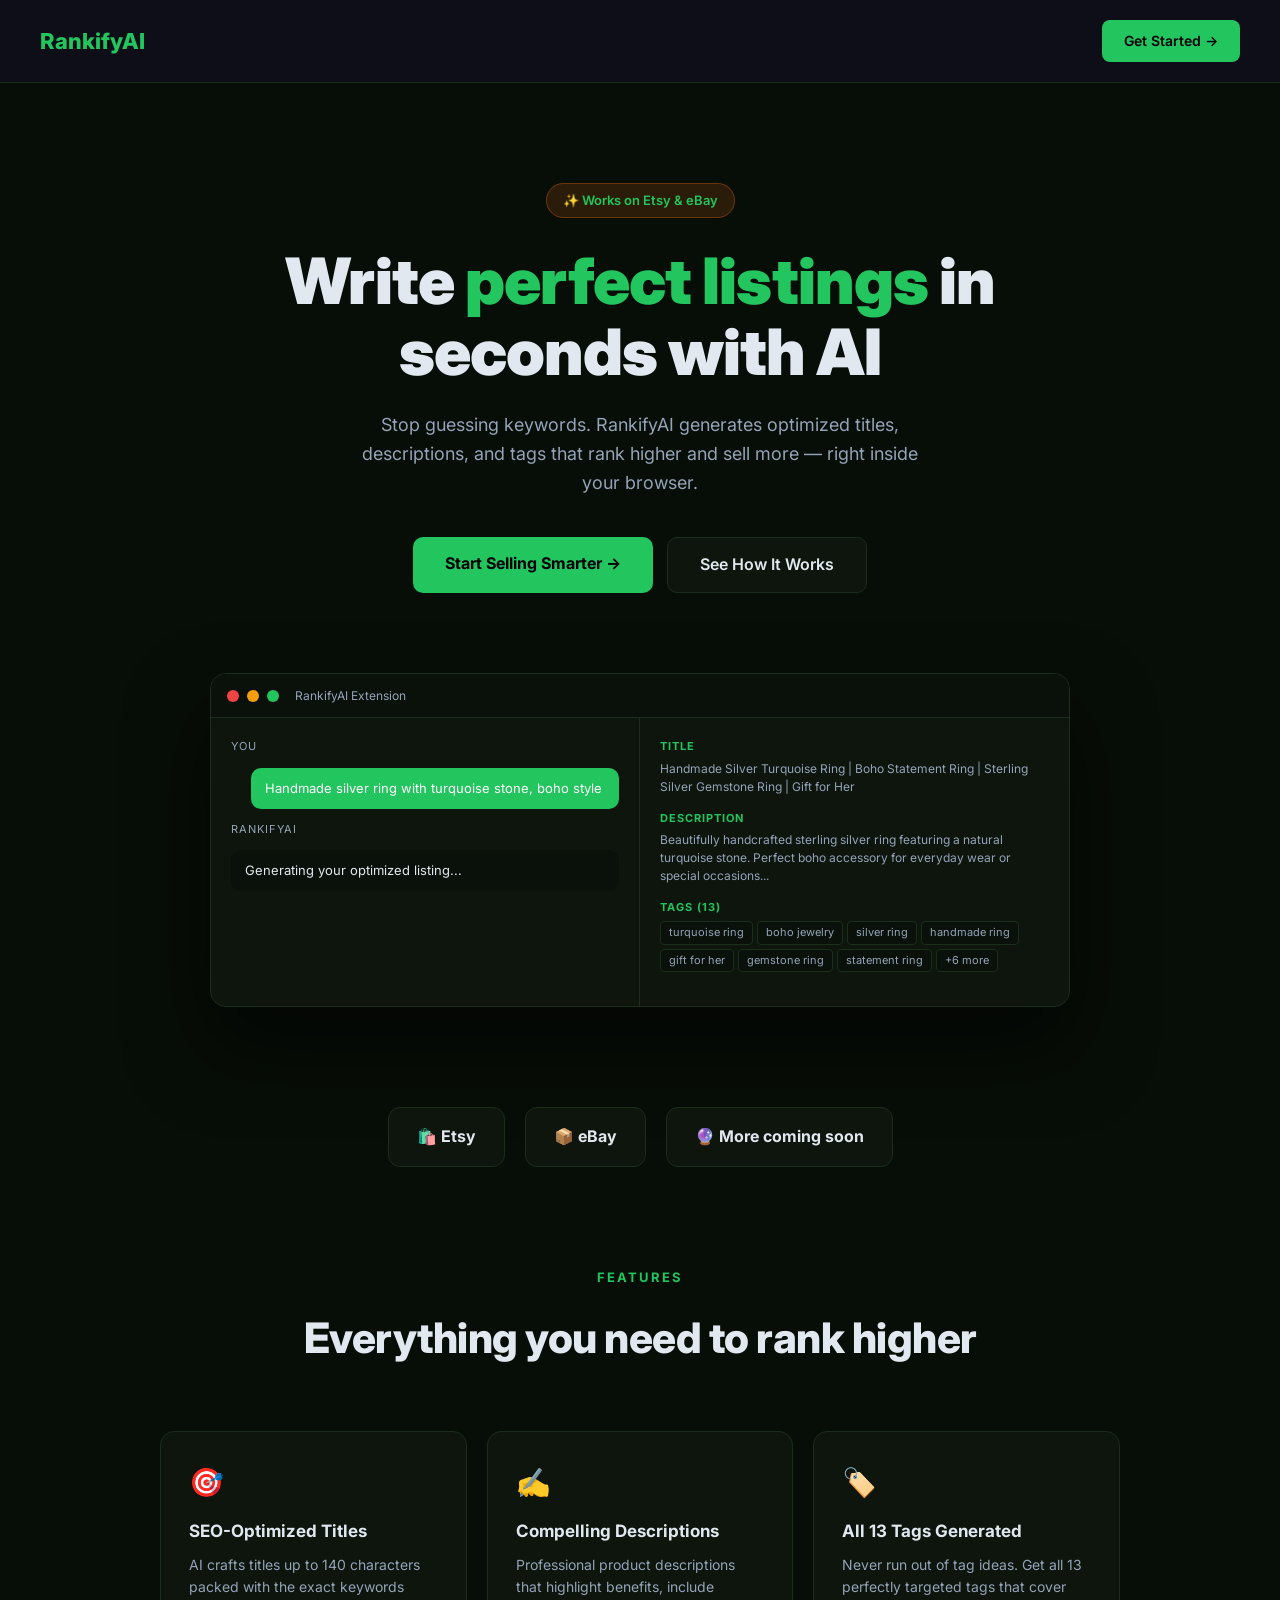
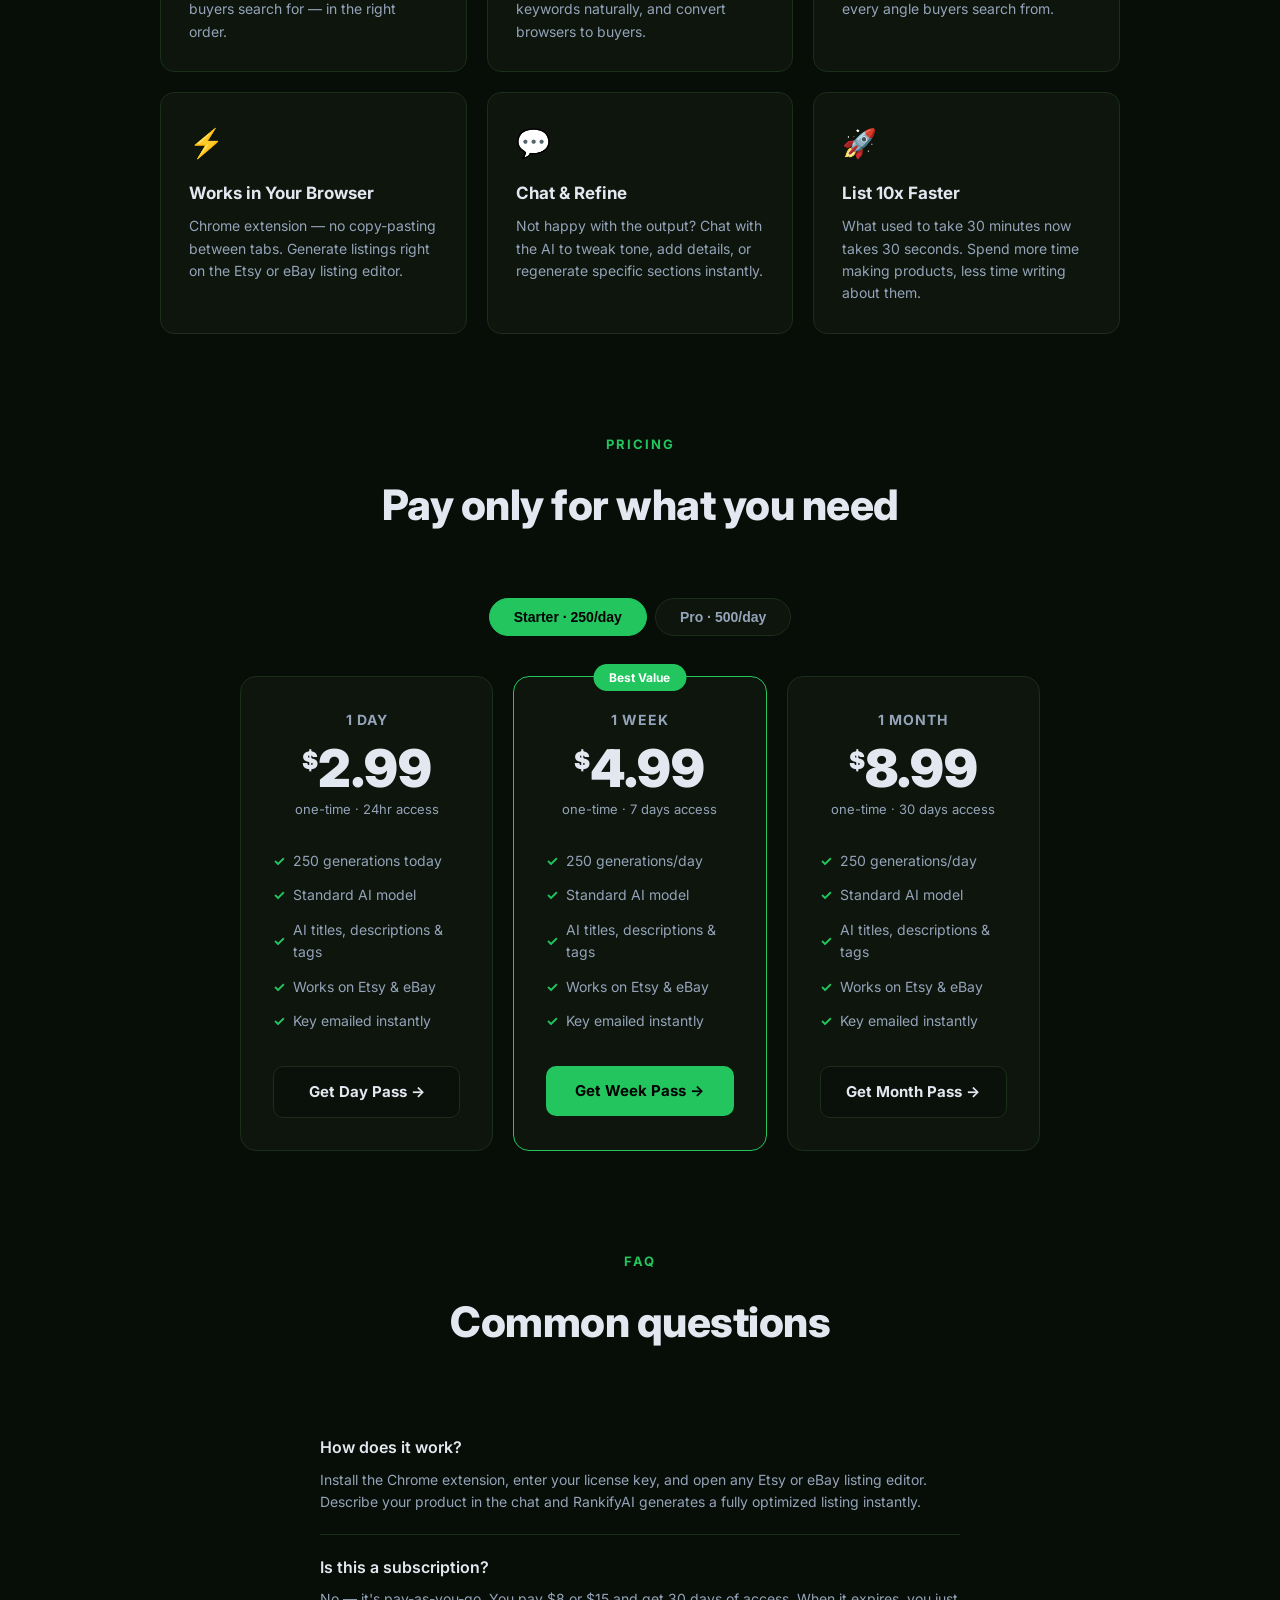
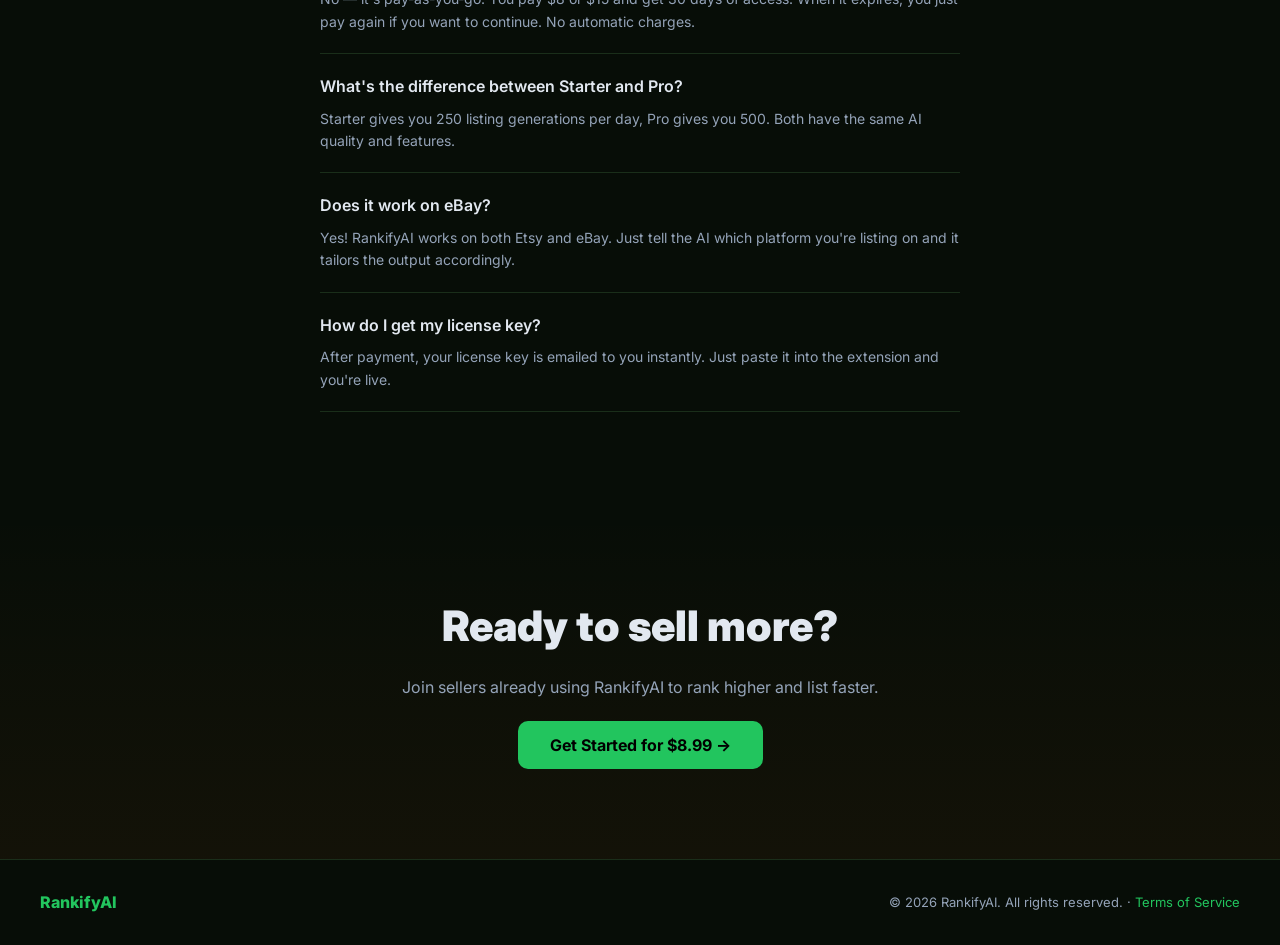
<file: index.html>
<!DOCTYPE html>
<html lang="en">
<head>
  <meta charset="UTF-8" />
  <meta name="viewport" content="width=device-width, initial-scale=1.0" />
  <title>RankifyAI — AI-Powered Listings for Etsy & eBay</title>
  <meta name="description" content="Create perfectly optimized Etsy and eBay listings in seconds with AI. Better titles, descriptions, and tags that actually rank." />
  <link rel="preconnect" href="https://fonts.googleapis.com" />
  <link href="https://fonts.googleapis.com/css2?family=Inter:wght@400;500;600;700;800;900&display=swap" rel="stylesheet" />
  <style>
    *, *::before, *::after { box-sizing: border-box; margin: 0; padding: 0; }

    :root {
      --orange: #22c55e;
      --orange-dark: #16a34a;
      --bg: #070d07;
      --card: #0d150d;
      --card2: #0a110a;
      --border: #1a2e1a;
      --text: #e2e8f0;
      --muted: #94a3b8;
    }

    body {
      font-family: 'Inter', sans-serif;
      background: var(--bg);
      color: var(--text);
      line-height: 1.6;
    }

    a { text-decoration: none; color: inherit; }

    /* NAV */
    nav {
      display: flex;
      align-items: center;
      justify-content: space-between;
      padding: 20px 40px;
      border-bottom: 1px solid var(--border);
      position: sticky;
      top: 0;
      background: rgba(15,15,26,0.95);
      backdrop-filter: blur(10px);
      z-index: 100;
    }

    .nav-logo { font-size: 22px; font-weight: 800; color: var(--orange); }

    .nav-cta {
      background: var(--orange);
      color: #000;
      padding: 10px 22px;
      border-radius: 8px;
      font-weight: 600;
      font-size: 14px;
      transition: background 0.2s;
    }

    .nav-cta:hover { background: var(--orange-dark); }

    /* HERO */
    .hero {
      text-align: center;
      padding: 100px 20px 80px;
      max-width: 800px;
      margin: 0 auto;
    }

    .hero-badge {
      display: inline-block;
      background: rgba(249,115,22,0.15);
      border: 1px solid rgba(249,115,22,0.3);
      color: var(--orange);
      padding: 6px 16px;
      border-radius: 999px;
      font-size: 13px;
      font-weight: 600;
      margin-bottom: 28px;
    }

    .hero h1 {
      font-size: clamp(36px, 6vw, 64px);
      font-weight: 900;
      line-height: 1.1;
      margin-bottom: 24px;
      letter-spacing: -1px;
    }

    .hero h1 span { color: var(--orange); }

    .hero p {
      font-size: 18px;
      color: var(--muted);
      max-width: 560px;
      margin: 0 auto 40px;
    }

    .hero-btns {
      display: flex;
      gap: 14px;
      justify-content: center;
      flex-wrap: wrap;
    }

    .btn-primary {
      background: var(--orange);
      color: #000;
      padding: 14px 32px;
      border-radius: 10px;
      font-weight: 700;
      font-size: 16px;
      transition: background 0.2s, transform 0.1s;
    }

    .btn-primary:hover { background: var(--orange-dark); transform: translateY(-1px); }

    .btn-secondary {
      background: var(--card);
      color: var(--text);
      border: 1px solid var(--border);
      padding: 14px 32px;
      border-radius: 10px;
      font-weight: 600;
      font-size: 16px;
      transition: border-color 0.2s;
    }

    .btn-secondary:hover { border-color: var(--orange); color: var(--orange); }

    /* DEMO PREVIEW */
    .preview {
      max-width: 900px;
      margin: 0 auto 100px;
      padding: 0 20px;
    }

    .preview-window {
      background: var(--card);
      border: 1px solid var(--border);
      border-radius: 16px;
      overflow: hidden;
      box-shadow: 0 40px 80px rgba(0,0,0,0.5);
    }

    .preview-bar {
      background: var(--card2);
      padding: 12px 16px;
      display: flex;
      align-items: center;
      gap: 8px;
      border-bottom: 1px solid var(--border);
    }

    .dot { width: 12px; height: 12px; border-radius: 50%; }
    .dot-red { background: #ef4444; }
    .dot-yellow { background: #f59e0b; }
    .dot-green { background: #22c55e; }

    .preview-content {
      display: grid;
      grid-template-columns: 1fr 1fr;
      gap: 0;
    }

    .preview-chat {
      padding: 20px;
      border-right: 1px solid var(--border);
    }

    .preview-result { padding: 20px; }

    .preview-label {
      font-size: 11px;
      text-transform: uppercase;
      letter-spacing: 1px;
      color: var(--muted);
      margin-bottom: 12px;
    }

    .chat-bubble {
      background: var(--card2);
      border-radius: 10px;
      padding: 10px 14px;
      font-size: 13px;
      color: var(--text);
      margin-bottom: 8px;
    }

    .chat-bubble.user {
      background: var(--orange);
      color: #fff;
      margin-left: 20px;
    }

    .result-block {
      margin-bottom: 14px;
    }

    .result-block .label {
      font-size: 11px;
      color: var(--orange);
      font-weight: 700;
      text-transform: uppercase;
      letter-spacing: 1px;
      margin-bottom: 4px;
    }

    .result-block p {
      font-size: 12px;
      color: var(--muted);
      line-height: 1.5;
    }

    .tags-wrap { display: flex; flex-wrap: wrap; gap: 4px; }

    .tag {
      background: var(--card2);
      border: 1px solid var(--border);
      border-radius: 4px;
      padding: 2px 8px;
      font-size: 11px;
      color: var(--muted);
    }

    /* FEATURES */
    .section {
      max-width: 1000px;
      margin: 0 auto 100px;
      padding: 0 20px;
    }

    .section-label {
      text-align: center;
      font-size: 13px;
      color: var(--orange);
      font-weight: 700;
      text-transform: uppercase;
      letter-spacing: 2px;
      margin-bottom: 16px;
    }

    .section h2 {
      text-align: center;
      font-size: clamp(28px, 4vw, 42px);
      font-weight: 800;
      margin-bottom: 60px;
      letter-spacing: -0.5px;
    }

    .features-grid {
      display: grid;
      grid-template-columns: repeat(auto-fit, minmax(280px, 1fr));
      gap: 20px;
    }

    .feature-card {
      background: var(--card);
      border: 1px solid var(--border);
      border-radius: 14px;
      padding: 28px;
      transition: border-color 0.2s;
    }

    .feature-card:hover { border-color: var(--orange); }

    .feature-icon {
      font-size: 28px;
      margin-bottom: 14px;
    }

    .feature-card h3 {
      font-size: 17px;
      font-weight: 700;
      margin-bottom: 8px;
    }

    .feature-card p {
      font-size: 14px;
      color: var(--muted);
      line-height: 1.6;
    }

    /* PLATFORMS */
    .platforms {
      display: flex;
      justify-content: center;
      gap: 20px;
      flex-wrap: wrap;
      margin-bottom: 100px;
    }

    .platform-badge {
      background: var(--card);
      border: 1px solid var(--border);
      border-radius: 12px;
      padding: 16px 28px;
      font-size: 16px;
      font-weight: 700;
      display: flex;
      align-items: center;
      gap: 10px;
    }

    /* PRICING */
    .pricing-grid {
      display: grid;
      grid-template-columns: repeat(auto-fit, minmax(280px, 1fr));
      gap: 24px;
      max-width: 700px;
      margin: 0 auto;
    }

    .pricing-card {
      background: var(--card);
      border: 1px solid var(--border);
      border-radius: 16px;
      padding: 32px;
      text-align: center;
      transition: transform 0.2s;
    }

    .pricing-card:hover { transform: translateY(-4px); }

    .pricing-card.popular {
      border-color: var(--orange);
      position: relative;
    }

    .popular-badge {
      position: absolute;
      top: -13px;
      left: 50%;
      transform: translateX(-50%);
      background: var(--orange);
      color: #fff;
      padding: 4px 16px;
      border-radius: 999px;
      font-size: 12px;
      font-weight: 700;
      white-space: nowrap;
    }

    .plan-name {
      font-size: 14px;
      font-weight: 700;
      text-transform: uppercase;
      letter-spacing: 1px;
      color: var(--muted);
      margin-bottom: 12px;
    }

    .plan-price {
      font-size: 52px;
      font-weight: 900;
      color: var(--text);
      line-height: 1;
      margin-bottom: 4px;
    }

    .plan-price sup { font-size: 24px; vertical-align: super; }
    .plan-period { font-size: 13px; color: var(--muted); margin-bottom: 24px; }

    .plan-features {
      list-style: none;
      margin-bottom: 28px;
      text-align: left;
    }

    .plan-features li {
      font-size: 14px;
      color: var(--muted);
      padding: 6px 0;
      display: flex;
      align-items: center;
      gap: 8px;
    }

    .plan-features li::before {
      content: '✓';
      color: var(--orange);
      font-weight: 700;
      flex-shrink: 0;
    }

    .plan-btn {
      display: block;
      width: 100%;
      padding: 13px;
      border-radius: 10px;
      font-weight: 700;
      font-size: 15px;
      text-align: center;
      transition: background 0.2s, transform 0.1s;
    }

    .plan-btn:hover { transform: translateY(-1px); }

    .plan-btn.primary { background: var(--orange); color: #000; }
    .plan-btn.primary:hover { background: var(--orange-dark); }
    .plan-btn.secondary { background: var(--card2); color: var(--text); border: 1px solid var(--border); }
    .plan-btn.secondary:hover { border-color: var(--orange); color: var(--orange); }

    /* FAQ */
    .faq-list { max-width: 640px; margin: 0 auto; }

    .faq-item {
      border-bottom: 1px solid var(--border);
      padding: 20px 0;
    }

    .faq-item h4 { font-size: 16px; font-weight: 600; margin-bottom: 8px; }
    .faq-item p { font-size: 14px; color: var(--muted); line-height: 1.6; }

    /* CTA */
    .cta-section {
      text-align: center;
      padding: 80px 20px 100px;
      background: linear-gradient(to bottom, transparent, rgba(249,115,22,0.05));
    }

    .cta-section h2 {
      font-size: clamp(28px, 4vw, 42px);
      font-weight: 900;
      margin-bottom: 16px;
    }

    .cta-section p { color: var(--muted); font-size: 16px; margin-bottom: 32px; }

    /* FOOTER */
    footer {
      border-top: 1px solid var(--border);
      padding: 30px 40px;
      display: flex;
      justify-content: space-between;
      align-items: center;
      flex-wrap: wrap;
      gap: 12px;
    }

    footer .logo { font-weight: 800; color: var(--orange); }
    footer p { font-size: 13px; color: var(--muted); }

    .tier-toggle {
      display: flex;
      justify-content: center;
      gap: 8px;
      margin-bottom: 40px;
    }

    .tier-btn {
      background: var(--card);
      border: 1px solid var(--border);
      color: var(--muted);
      padding: 10px 24px;
      border-radius: 999px;
      font-size: 14px;
      font-weight: 600;
      cursor: pointer;
      transition: all 0.2s;
    }

    .tier-btn.active {
      background: var(--orange);
      border-color: var(--orange);
      color: #000;
    }

    .tier-plans {
      display: grid;
      grid-template-columns: repeat(auto-fit, minmax(220px, 1fr));
      gap: 20px;
      max-width: 800px;
      margin: 0 auto;
    }

    .tier-plans.hidden { display: none; }

    @media (max-width: 600px) {
      nav { padding: 16px 20px; }
      .preview-content { grid-template-columns: 1fr; }
      .preview-chat { border-right: none; border-bottom: 1px solid var(--border); }
      footer { justify-content: center; text-align: center; }
    }
  </style>
</head>
<body>

  <!-- NAV -->
  <nav>
    <div class="nav-logo">RankifyAI</div>
    <a href="#pricing" class="nav-cta">Get Started →</a>
  </nav>

  <!-- HERO -->
  <section class="hero">
    <div class="hero-badge">✨ Works on Etsy & eBay</div>
    <h1>Write <span>perfect listings</span> in seconds with AI</h1>
    <p>Stop guessing keywords. RankifyAI generates optimized titles, descriptions, and tags that rank higher and sell more — right inside your browser.</p>
    <div class="hero-btns">
      <a href="#pricing" class="btn-primary">Start Selling Smarter →</a>
      <a href="#features" class="btn-secondary">See How It Works</a>
    </div>
  </section>

  <!-- PREVIEW -->
  <div class="preview">
    <div class="preview-window">
      <div class="preview-bar">
        <div class="dot dot-red"></div>
        <div class="dot dot-yellow"></div>
        <div class="dot dot-green"></div>
        <span style="font-size:12px; color: #94a3b8; margin-left:8px">RankifyAI Extension</span>
      </div>
      <div class="preview-content">
        <div class="preview-chat">
          <div class="preview-label">You</div>
          <div class="chat-bubble user">Handmade silver ring with turquoise stone, boho style</div>
          <div class="preview-label" style="margin-top:12px">RankifyAI</div>
          <div class="chat-bubble">Generating your optimized listing...</div>
        </div>
        <div class="preview-result">
          <div class="result-block">
            <div class="label">Title</div>
            <p>Handmade Silver Turquoise Ring | Boho Statement Ring | Sterling Silver Gemstone Ring | Gift for Her</p>
          </div>
          <div class="result-block">
            <div class="label">Description</div>
            <p>Beautifully handcrafted sterling silver ring featuring a natural turquoise stone. Perfect boho accessory for everyday wear or special occasions...</p>
          </div>
          <div class="result-block">
            <div class="label">Tags (13)</div>
            <div class="tags-wrap">
              <span class="tag">turquoise ring</span>
              <span class="tag">boho jewelry</span>
              <span class="tag">silver ring</span>
              <span class="tag">handmade ring</span>
              <span class="tag">gift for her</span>
              <span class="tag">gemstone ring</span>
              <span class="tag">statement ring</span>
              <span class="tag">+6 more</span>
            </div>
          </div>
        </div>
      </div>
    </div>
  </div>

  <!-- PLATFORMS -->
  <div class="platforms">
    <div class="platform-badge">🛍️ Etsy</div>
    <div class="platform-badge">📦 eBay</div>
    <div class="platform-badge">🔮 More coming soon</div>
  </div>

  <!-- FEATURES -->
  <section class="section" id="features">
    <div class="section-label">Features</div>
    <h2>Everything you need to rank higher</h2>
    <div class="features-grid">
      <div class="feature-card">
        <div class="feature-icon">🎯</div>
        <h3>SEO-Optimized Titles</h3>
        <p>AI crafts titles up to 140 characters packed with the exact keywords buyers search for — in the right order.</p>
      </div>
      <div class="feature-card">
        <div class="feature-icon">✍️</div>
        <h3>Compelling Descriptions</h3>
        <p>Professional product descriptions that highlight benefits, include keywords naturally, and convert browsers to buyers.</p>
      </div>
      <div class="feature-card">
        <div class="feature-icon">🏷️</div>
        <h3>All 13 Tags Generated</h3>
        <p>Never run out of tag ideas. Get all 13 perfectly targeted tags that cover every angle buyers search from.</p>
      </div>
      <div class="feature-card">
        <div class="feature-icon">⚡</div>
        <h3>Works in Your Browser</h3>
        <p>Chrome extension — no copy-pasting between tabs. Generate listings right on the Etsy or eBay listing editor.</p>
      </div>
      <div class="feature-card">
        <div class="feature-icon">💬</div>
        <h3>Chat & Refine</h3>
        <p>Not happy with the output? Chat with the AI to tweak tone, add details, or regenerate specific sections instantly.</p>
      </div>
      <div class="feature-card">
        <div class="feature-icon">🚀</div>
        <h3>List 10x Faster</h3>
        <p>What used to take 30 minutes now takes 30 seconds. Spend more time making products, less time writing about them.</p>
      </div>
    </div>
  </section>

  <!-- PRICING -->
  <section class="section" id="pricing">
    <div class="section-label">Pricing</div>
    <h2>Pay only for what you need</h2>

    <!-- Tier Toggle -->
    <div class="tier-toggle">
      <button class="tier-btn active" onclick="showTier(1, this)">Starter · 250/day</button>
      <button class="tier-btn" onclick="showTier(2, this)">Pro · 500/day</button>
    </div>

    <!-- Starter Tier -->
    <div id="tier-1" class="tier-plans">
      <div class="pricing-card">
        <div class="plan-name">1 Day</div>
        <div class="plan-price"><sup>$</sup>2.99</div>
        <div class="plan-period">one-time · 24hr access</div>
        <ul class="plan-features">
          <li>250 generations today</li>
          <li>Standard AI model</li>
          <li>AI titles, descriptions & tags</li>
          <li>Works on Etsy & eBay</li>
          <li>Key emailed instantly</li>
        </ul>
        <a href="https://buy.stripe.com/14AaEWgsacFZ8znf3Z1wY06" class="plan-btn secondary">Get Day Pass →</a>
      </div>
      <div class="pricing-card popular">
        <div class="popular-badge">Best Value</div>
        <div class="plan-name">1 Week</div>
        <div class="plan-price"><sup>$</sup>4.99</div>
        <div class="plan-period">one-time · 7 days access</div>
        <ul class="plan-features">
          <li>250 generations/day</li>
          <li>Standard AI model</li>
          <li>AI titles, descriptions & tags</li>
          <li>Works on Etsy & eBay</li>
          <li>Key emailed instantly</li>
        </ul>
        <a href="https://buy.stripe.com/bJe7sK3Fo49tbLz8FB1wY05" class="plan-btn primary">Get Week Pass →</a>
      </div>
      <div class="pricing-card">
        <div class="plan-name">1 Month</div>
        <div class="plan-price"><sup>$</sup>8.99</div>
        <div class="plan-period">one-time · 30 days access</div>
        <ul class="plan-features">
          <li>250 generations/day</li>
          <li>Standard AI model</li>
          <li>AI titles, descriptions & tags</li>
          <li>Works on Etsy & eBay</li>
          <li>Key emailed instantly</li>
        </ul>
        <a href="https://buy.stripe.com/5kQeVcb7QgWfg1PbRN1wY04" class="plan-btn secondary">Get Month Pass →</a>
      </div>
    </div>

    <!-- Pro Tier -->
    <div id="tier-2" class="tier-plans hidden">
      <div class="pricing-card">
        <div class="plan-name">1 Day</div>
        <div class="plan-price"><sup>$</sup>4.99</div>
        <div class="plan-period">one-time · 24hr access</div>
        <ul class="plan-features">
          <li>500 generations today</li>
          <li>⚡ Advanced AI model</li>
          <li>Higher quality listings</li>
          <li>Works on Etsy & eBay</li>
          <li>Key emailed instantly</li>
        </ul>
        <a href="https://buy.stripe.com/28E4gy1xg0Xh6rfaNJ1wY03" class="plan-btn secondary">Get Day Pass →</a>
      </div>
      <div class="pricing-card popular">
        <div class="popular-badge">Best Value</div>
        <div class="plan-name">1 Week</div>
        <div class="plan-price"><sup>$</sup>9.99</div>
        <div class="plan-period">one-time · 7 days access</div>
        <ul class="plan-features">
          <li>500 generations/day</li>
          <li>⚡ Advanced AI model</li>
          <li>Higher quality listings</li>
          <li>Works on Etsy & eBay</li>
          <li>Key emailed instantly</li>
        </ul>
        <a href="https://buy.stripe.com/28E00i3FodK33f3g831wY02" class="plan-btn primary">Get Week Pass →</a>
      </div>
      <div class="pricing-card">
        <div class="plan-name">1 Month</div>
        <div class="plan-price"><sup>$</sup>14.99</div>
        <div class="plan-period">one-time · 30 days access</div>
        <ul class="plan-features">
          <li>500 generations/day</li>
          <li>⚡ Advanced AI model</li>
          <li>Higher quality listings</li>
          <li>Works on Etsy & eBay</li>
          <li>Key emailed instantly</li>
          <li>Priority support</li>
        </ul>
        <a href="https://buy.stripe.com/dRm14ma3M21l8zn8FB1wY01" class="plan-btn secondary">Get Month Pass →</a>
      </div>
    </div>
  </section>

  <!-- FAQ -->
  <section class="section">
    <div class="section-label">FAQ</div>
    <h2>Common questions</h2>
    <div class="faq-list">
      <div class="faq-item">
        <h4>How does it work?</h4>
        <p>Install the Chrome extension, enter your license key, and open any Etsy or eBay listing editor. Describe your product in the chat and RankifyAI generates a fully optimized listing instantly.</p>
      </div>
      <div class="faq-item">
        <h4>Is this a subscription?</h4>
        <p>No — it's pay-as-you-go. You pay $8 or $15 and get 30 days of access. When it expires, you just pay again if you want to continue. No automatic charges.</p>
      </div>
      <div class="faq-item">
        <h4>What's the difference between Starter and Pro?</h4>
        <p>Starter gives you 250 listing generations per day, Pro gives you 500. Both have the same AI quality and features.</p>
      </div>
      <div class="faq-item">
        <h4>Does it work on eBay?</h4>
        <p>Yes! RankifyAI works on both Etsy and eBay. Just tell the AI which platform you're listing on and it tailors the output accordingly.</p>
      </div>
      <div class="faq-item">
        <h4>How do I get my license key?</h4>
        <p>After payment, your license key is emailed to you instantly. Just paste it into the extension and you're live.</p>
      </div>
    </div>
  </section>

  <!-- CTA -->
  <section class="cta-section">
    <h2>Ready to sell more?</h2>
    <p>Join sellers already using RankifyAI to rank higher and list faster.</p>
    <a href="#pricing" class="btn-primary">Get Started for $8.99 →</a>
  </section>

  <!-- FOOTER -->
  <footer>
    <div class="logo">RankifyAI</div>
    <p>© 2026 RankifyAI. All rights reserved. · <a href="tos.html" style="color: var(--orange)">Terms of Service</a></p>
  </footer>

  <script>
    function showTier(tier, btn) {
      document.querySelectorAll('.tier-plans').forEach(el => el.classList.add('hidden'));
      document.querySelectorAll('.tier-btn').forEach(el => el.classList.remove('active'));
      document.getElementById('tier-' + tier).classList.remove('hidden');
      btn.classList.add('active');
    }
  </script>

</body>
</html>
</file>
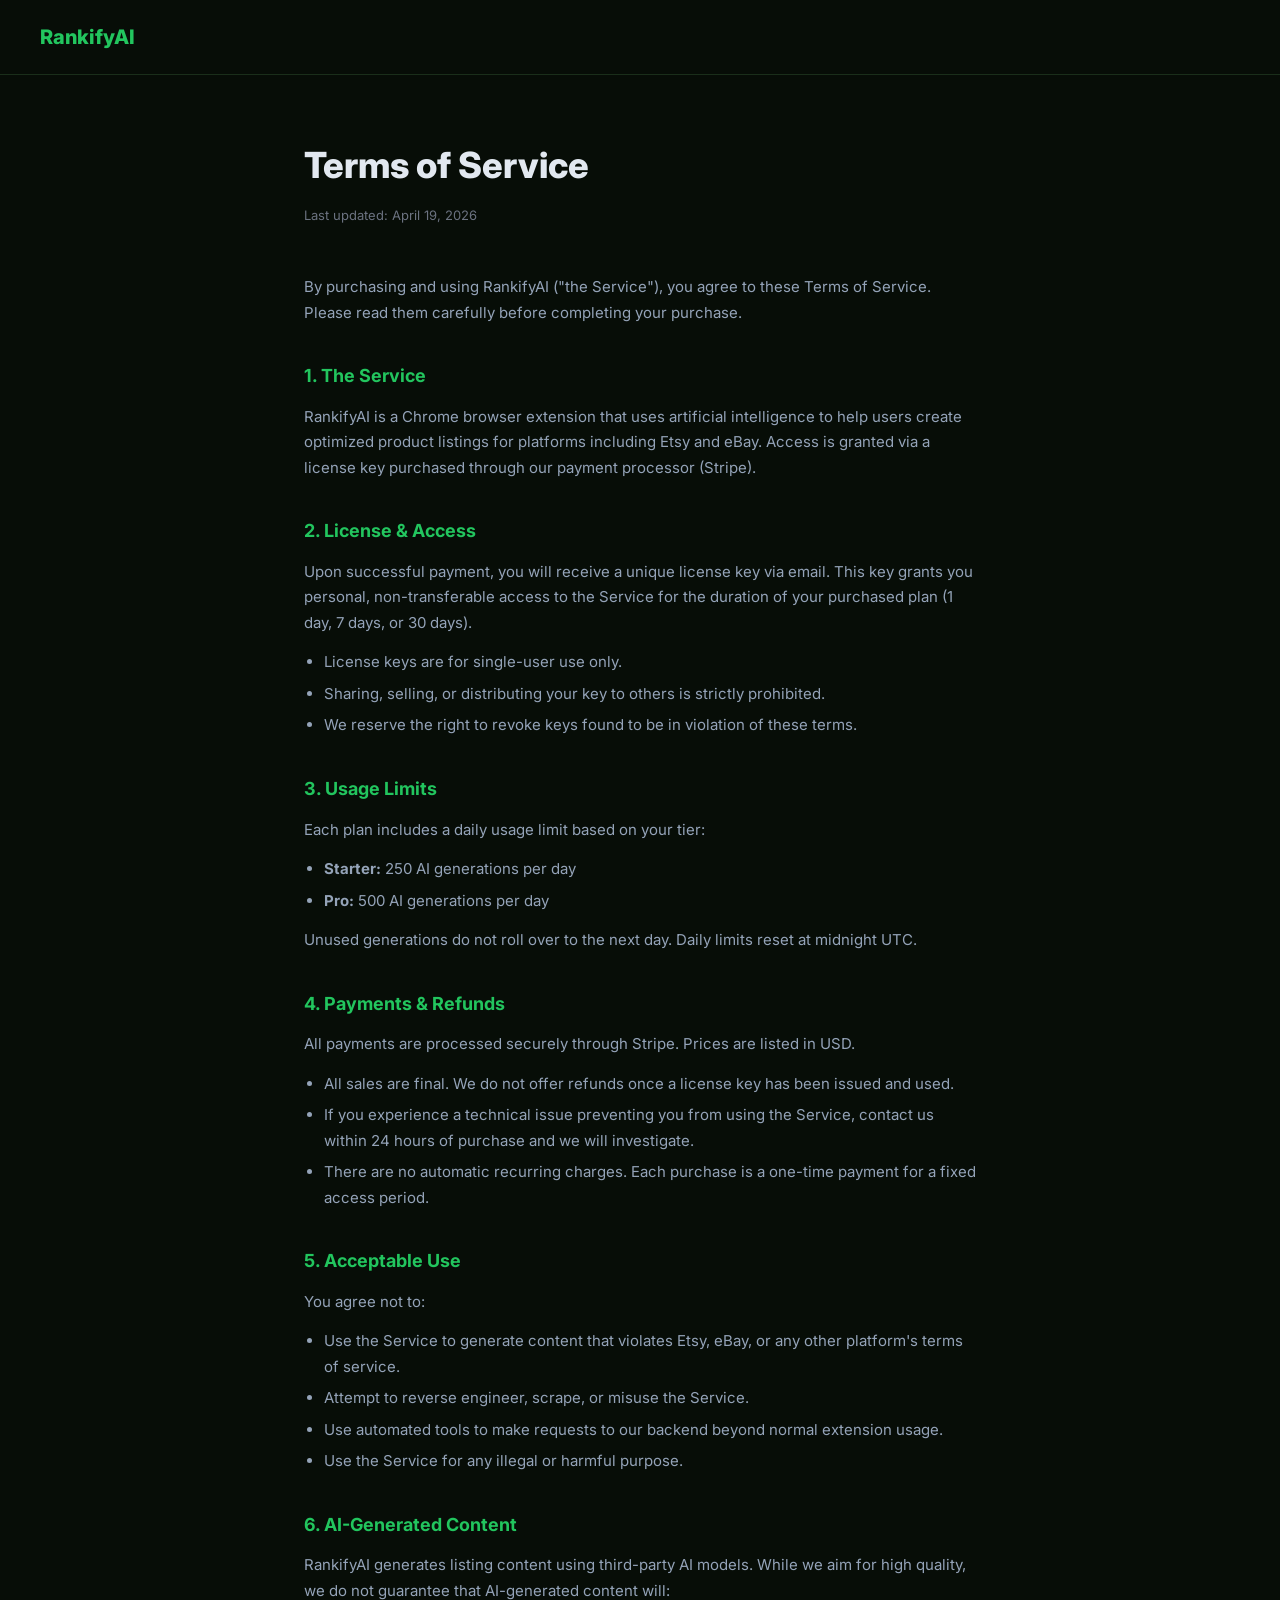
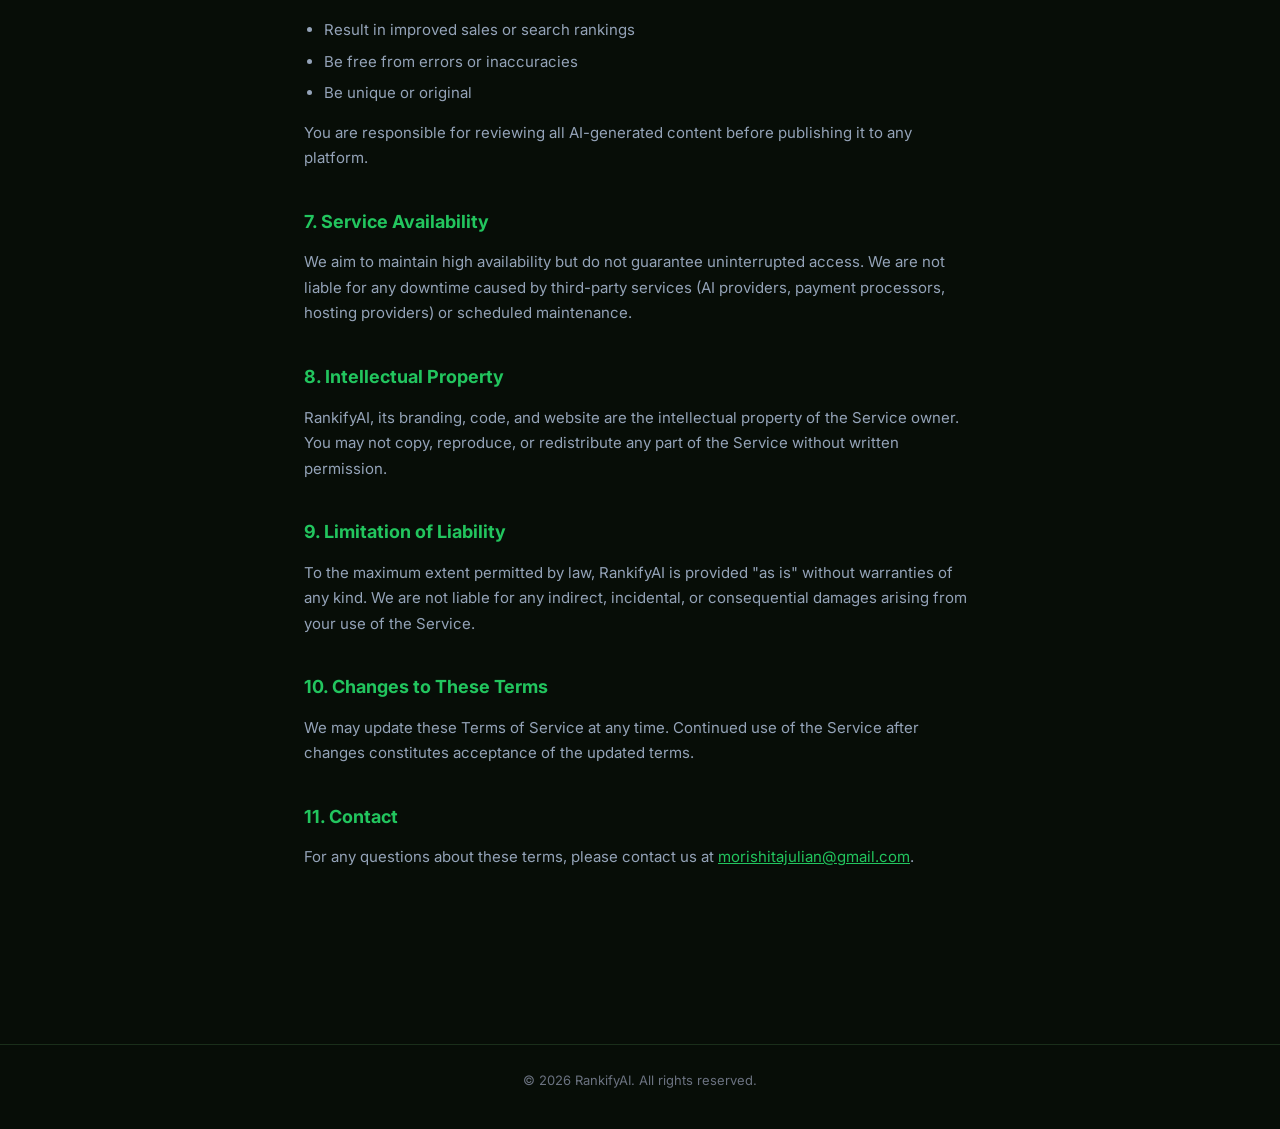
<file: tos.html>
<!DOCTYPE html>
<html lang="en">
<head>
  <meta charset="UTF-8" />
  <meta name="viewport" content="width=device-width, initial-scale=1.0" />
  <title>Terms of Service — RankifyAI</title>
  <link href="https://fonts.googleapis.com/css2?family=Inter:wght@400;500;600;700&display=swap" rel="stylesheet" />
  <style>
    *, *::before, *::after { box-sizing: border-box; margin: 0; padding: 0; }
    body { font-family: 'Inter', sans-serif; background: #070d07; color: #e2e8f0; line-height: 1.7; }
    nav {
      display: flex; align-items: center; justify-content: space-between;
      padding: 20px 40px; border-bottom: 1px solid #1a2e1a;
    }
    .nav-logo { font-size: 20px; font-weight: 800; color: #22c55e; text-decoration: none; }
    .content { max-width: 720px; margin: 60px auto; padding: 0 24px 100px; }
    h1 { font-size: 36px; font-weight: 800; margin-bottom: 8px; }
    .updated { color: #6b7280; font-size: 13px; margin-bottom: 48px; }
    h2 { font-size: 18px; font-weight: 700; color: #22c55e; margin: 36px 0 12px; }
    p { color: #94a3b8; font-size: 15px; margin-bottom: 14px; }
    ul { color: #94a3b8; font-size: 15px; padding-left: 20px; margin-bottom: 14px; }
    ul li { margin-bottom: 6px; }
    a { color: #22c55e; }
    footer { border-top: 1px solid #1a2e1a; padding: 24px 40px; text-align: center; }
    footer p { color: #6b7280; font-size: 13px; }
  </style>
</head>
<body>

  <nav>
    <a href="index.html" class="nav-logo">RankifyAI</a>
  </nav>

  <div class="content">
    <h1>Terms of Service</h1>
    <p class="updated">Last updated: April 19, 2026</p>

    <p>By purchasing and using RankifyAI ("the Service"), you agree to these Terms of Service. Please read them carefully before completing your purchase.</p>

    <h2>1. The Service</h2>
    <p>RankifyAI is a Chrome browser extension that uses artificial intelligence to help users create optimized product listings for platforms including Etsy and eBay. Access is granted via a license key purchased through our payment processor (Stripe).</p>

    <h2>2. License & Access</h2>
    <p>Upon successful payment, you will receive a unique license key via email. This key grants you personal, non-transferable access to the Service for the duration of your purchased plan (1 day, 7 days, or 30 days).</p>
    <ul>
      <li>License keys are for single-user use only.</li>
      <li>Sharing, selling, or distributing your key to others is strictly prohibited.</li>
      <li>We reserve the right to revoke keys found to be in violation of these terms.</li>
    </ul>

    <h2>3. Usage Limits</h2>
    <p>Each plan includes a daily usage limit based on your tier:</p>
    <ul>
      <li><strong>Starter:</strong> 250 AI generations per day</li>
      <li><strong>Pro:</strong> 500 AI generations per day</li>
    </ul>
    <p>Unused generations do not roll over to the next day. Daily limits reset at midnight UTC.</p>

    <h2>4. Payments & Refunds</h2>
    <p>All payments are processed securely through Stripe. Prices are listed in USD.</p>
    <ul>
      <li>All sales are final. We do not offer refunds once a license key has been issued and used.</li>
      <li>If you experience a technical issue preventing you from using the Service, contact us within 24 hours of purchase and we will investigate.</li>
      <li>There are no automatic recurring charges. Each purchase is a one-time payment for a fixed access period.</li>
    </ul>

    <h2>5. Acceptable Use</h2>
    <p>You agree not to:</p>
    <ul>
      <li>Use the Service to generate content that violates Etsy, eBay, or any other platform's terms of service.</li>
      <li>Attempt to reverse engineer, scrape, or misuse the Service.</li>
      <li>Use automated tools to make requests to our backend beyond normal extension usage.</li>
      <li>Use the Service for any illegal or harmful purpose.</li>
    </ul>

    <h2>6. AI-Generated Content</h2>
    <p>RankifyAI generates listing content using third-party AI models. While we aim for high quality, we do not guarantee that AI-generated content will:</p>
    <ul>
      <li>Result in improved sales or search rankings</li>
      <li>Be free from errors or inaccuracies</li>
      <li>Be unique or original</li>
    </ul>
    <p>You are responsible for reviewing all AI-generated content before publishing it to any platform.</p>

    <h2>7. Service Availability</h2>
    <p>We aim to maintain high availability but do not guarantee uninterrupted access. We are not liable for any downtime caused by third-party services (AI providers, payment processors, hosting providers) or scheduled maintenance.</p>

    <h2>8. Intellectual Property</h2>
    <p>RankifyAI, its branding, code, and website are the intellectual property of the Service owner. You may not copy, reproduce, or redistribute any part of the Service without written permission.</p>

    <h2>9. Limitation of Liability</h2>
    <p>To the maximum extent permitted by law, RankifyAI is provided "as is" without warranties of any kind. We are not liable for any indirect, incidental, or consequential damages arising from your use of the Service.</p>

    <h2>10. Changes to These Terms</h2>
    <p>We may update these Terms of Service at any time. Continued use of the Service after changes constitutes acceptance of the updated terms.</p>

    <h2>11. Contact</h2>
    <p>For any questions about these terms, please contact us at <a href="mailto:morishitajulian@gmail.com">morishitajulian@gmail.com</a>.</p>
  </div>

  <footer>
    <p>© 2026 RankifyAI. All rights reserved.</p>
  </footer>

</body>
</html>
</file>
